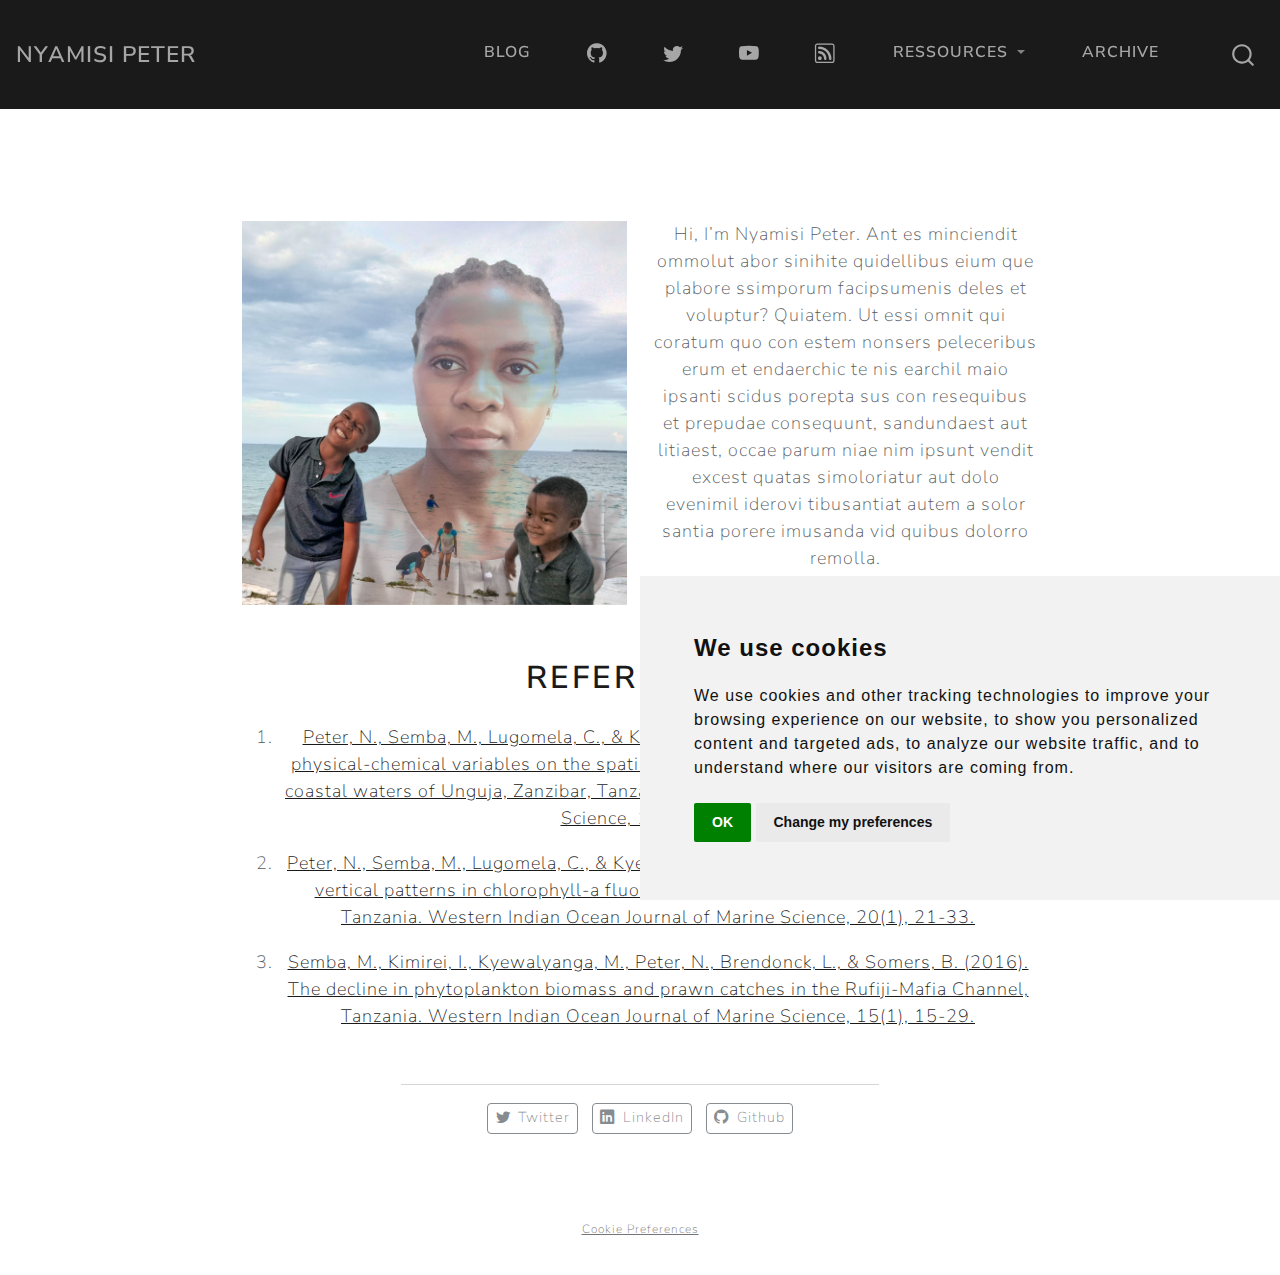
<file: _site/index.html>
<!DOCTYPE html>
<html xmlns="http://www.w3.org/1999/xhtml" lang="en" xml:lang="en"><head>

<meta charset="utf-8">
<meta name="generator" content="quarto-1.2.269">

<meta name="viewport" content="width=device-width, initial-scale=1.0, user-scalable=yes">


<title>Nyamisi Peter</title>
<style>
code{white-space: pre-wrap;}
span.smallcaps{font-variant: small-caps;}
div.columns{display: flex; gap: min(4vw, 1.5em);}
div.column{flex: auto; overflow-x: auto;}
div.hanging-indent{margin-left: 1.5em; text-indent: -1.5em;}
ul.task-list{list-style: none;}
ul.task-list li input[type="checkbox"] {
  width: 0.8em;
  margin: 0 0.8em 0.2em -1.6em;
  vertical-align: middle;
}
</style>


<script src="site_libs/quarto-nav/quarto-nav.js"></script>
<script src="site_libs/quarto-nav/headroom.min.js"></script>
<script src="site_libs/clipboard/clipboard.min.js"></script>
<script src="site_libs/quarto-search/autocomplete.umd.js"></script>
<script src="site_libs/quarto-search/fuse.min.js"></script>
<script src="site_libs/quarto-search/quarto-search.js"></script>
<meta name="quarto:offset" content="./">
<script src="site_libs/cookie-consent/cookie-consent.js"></script>
<link href="site_libs/cookie-consent/cookie-consent.css" rel="stylesheet">
<script src="site_libs/quarto-html/quarto.js"></script>
<script src="site_libs/quarto-html/popper.min.js"></script>
<script src="site_libs/quarto-html/tippy.umd.min.js"></script>
<link href="site_libs/quarto-html/tippy.css" rel="stylesheet">
<link href="site_libs/quarto-html/quarto-syntax-highlighting.css" rel="stylesheet" id="quarto-text-highlighting-styles">
<script src="site_libs/bootstrap/bootstrap.min.js"></script>
<link href="site_libs/bootstrap/bootstrap-icons.css" rel="stylesheet">
<link href="site_libs/bootstrap/bootstrap.min.css" rel="stylesheet" id="quarto-bootstrap" data-mode="light">
<script id="quarto-search-options" type="application/json">{
  "location": "navbar",
  "copy-button": false,
  "collapse-after": 3,
  "panel-placement": "end",
  "type": "overlay",
  "limit": 20,
  "language": {
    "search-no-results-text": "No results",
    "search-matching-documents-text": "matching documents",
    "search-copy-link-title": "Copy link to search",
    "search-hide-matches-text": "Hide additional matches",
    "search-more-match-text": "more match in this document",
    "search-more-matches-text": "more matches in this document",
    "search-clear-button-title": "Clear",
    "search-detached-cancel-button-title": "Cancel",
    "search-submit-button-title": "Submit"
  }
}</script>
<script async="" src="https://www.googletagmanager.com/gtag/js?id=14521548"></script>

<script type="text/plain" cookie-consent="tracking">

window.dataLayer = window.dataLayer || [];
function gtag(){dataLayer.push(arguments);}
gtag('js', new Date());
gtag('config', '14521548', { 'anonymize_ip': true});
</script>

<script type="text/javascript" charset="UTF-8">
document.addEventListener('DOMContentLoaded', function () {
cookieconsent.run({
  "notice_banner_type":"simple",
  "consent_type":"implied",
  "palette":"light",
  "language":"en",
  "page_load_consent_levels":["strictly-necessary","functionality","tracking","targeting"],
  "notice_banner_reject_button_hide":false,
  "preferences_center_close_button_hide":false,
  "website_name":""
  });
});
</script> 
  


<meta name="twitter:title" content="">
<meta name="twitter:image" content="https://nyamisi-peter.netlify.app/thumbnail_blog.png">
<meta name="twitter:creator" content="@rappa753">
<meta name="twitter:card" content="summary_large_image">
</head>

<body class="nav-fixed fullcontent">

<div id="quarto-search-results"></div>
  <header id="quarto-header" class="headroom fixed-top">
    <nav class="navbar navbar-expand-lg navbar-dark ">
      <div class="navbar-container container-fluid">
      <div class="navbar-brand-container">
    <a class="navbar-brand" href="./index.html">
    <span class="navbar-title">Nyamisi Peter</span>
    </a>
  </div>
          <button class="navbar-toggler" type="button" data-bs-toggle="collapse" data-bs-target="#navbarCollapse" aria-controls="navbarCollapse" aria-expanded="false" aria-label="Toggle navigation" onclick="if (window.quartoToggleHeadroom) { window.quartoToggleHeadroom(); }">
  <span class="navbar-toggler-icon"></span>
</button>
          <div class="collapse navbar-collapse" id="navbarCollapse">
            <ul class="navbar-nav navbar-nav-scroll ms-auto">
  <li class="nav-item">
    <a class="nav-link" href="./blog.html">
 <span class="menu-text">Blog</span></a>
  </li>  
  <li class="nav-item compact">
    <a class="nav-link" href="https://github.com/AlbertRapp"><i class="bi bi-github" role="img">
</i> 
 <span class="menu-text"></span></a>
  </li>  
  <li class="nav-item compact">
    <a class="nav-link" href="https://twitter.com/rappa753"><i class="bi bi-twitter" role="img">
</i> 
 <span class="menu-text"></span></a>
  </li>  
  <li class="nav-item compact">
    <a class="nav-link" href="https://www.youtube.com/user/Alfrodo123"><i class="bi bi-youtube" role="img">
</i> 
 <span class="menu-text"></span></a>
  </li>  
  <li class="nav-item compact">
    <a class="nav-link" href="./blog.xml"><i class="bi bi-rss" role="img">
</i> 
 <span class="menu-text"></span></a>
  </li>  
  <li class="nav-item dropdown ">
    <a class="nav-link dropdown-toggle" href="#" id="nav-menu-ressources" role="button" data-bs-toggle="dropdown" aria-expanded="false">
 <span class="menu-text">Ressources</span>
    </a>
    <ul class="dropdown-menu dropdown-menu-end" aria-labelledby="nav-menu-ressources">    
        <li>
    <a class="dropdown-item" href="./dataviz_portfolio.html">
 <span class="dropdown-text">DataViz Portfolio</span></a>
  </li>  
        <li>
    <a class="dropdown-item" href="https://yards.albert-rapp.de/">
 <span class="dropdown-text">YARDS</span></a>
  </li>  
        <li>
    <a class="dropdown-item" href="https://rweekly.org/">
 <span class="dropdown-text">R Weekly</span></a>
  </li>  
        <li>
    <a class="dropdown-item" href="https://www.r-bloggers.com/">
 <span class="dropdown-text">R Bloggers</span></a>
  </li>  
        <li>
    <a class="dropdown-item" href="https://semba.netlify.app/">
 <span class="dropdown-text">Semba-blog</span></a>
  </li>  
    </ul>
  </li>
  <li class="nav-item">
    <a class="nav-link" href="./archive.html">
 <span class="menu-text">Archive</span></a>
  </li>  
</ul>
              <div id="quarto-search" class="" title="Search"></div>
          </div> <!-- /navcollapse -->
      </div> <!-- /container-fluid -->
    </nav>
</header>
<!-- content -->
<div id="quarto-content" class="quarto-container page-columns page-rows-contents page-layout-article page-navbar">
<!-- sidebar -->
<!-- margin-sidebar -->
    
<!-- main -->
<div class="quarto-about-jolla">
 <main class="content" id="quarto-document-content">
<div class="grid">
<div class="g-col-12 g-col-md-6">
<p><img src="michi.jpg" class="img-fluid"></p>
</div>
<div class="g-col-12 g-col-md-6">
<p>Hi, I’m Nyamisi Peter. Ant es minciendit ommolut abor sinihite quidellibus eium que plabore ssimporum facipsumenis deles et voluptur? Quiatem. Ut essi omnit qui coratum quo con estem nonsers peleceribus erum et endaerchic te nis earchil maio ipsanti scidus porepta sus con resequibus et prepudae consequunt, sandundaest aut litiaest, occae parum niae nim ipsunt vendit excest quatas simoloriatur aut dolo evenimil iderovi tibusantiat autem a solor santia porere imusanda vid quibus dolorro remolla.</p>
</div>
</div>
<section id="references" class="level2">
<h2 data-anchor-id="references">References</h2>
<ol type="1">
<li><p><a href="https://www.ajol.info/index.php/wiojms/article/view/175825/">Peter, N., Semba, M., Lugomela, C., &amp; Kyewalyanga, M. S. (2018). The influence of physical-chemical variables on the spatial and seasonal variation of Chlorophyll-a in coastal waters of Unguja, Zanzibar, Tanzania. Western Indian Ocean Journal of Marine Science, 17(2), 25-34.</a></p></li>
<li><p><a href="https://www.ajol.info/index.php/wiojms/article/view/197123/">Peter, N., Semba, M., Lugomela, C., &amp; Kyewalyanga, M. (2021). Seasonal variability of vertical patterns in chlorophyll-a fluorescence in the coastal waters off Kimbiji, Tanzania. Western Indian Ocean Journal of Marine Science, 20(1), 21-33.</a></p></li>
<li><p><a href="https://www.ajol.info/index.php/wiojms/article/view/138510">Semba, M., Kimirei, I., Kyewalyanga, M., Peter, N., Brendonck, L., &amp; Somers, B. (2016). The decline in phytoplankton biomass and prawn catches in the Rufiji-Mafia Channel, Tanzania. Western Indian Ocean Journal of Marine Science, 15(1), 15-29.</a></p></li>
</ol>
<!-- 1. <a href="https://www.ajol.info/index.php/wiojms/article/view/175825/">name</a> -->
<!-- 1. <a href="https://www.ajol.info/index.php/wiojms/article/view/175825/">name</a> -->
<!-- 1. <a href="https://www.ajol.info/index.php/wiojms/article/view/175825/">name</a> -->
<!-- 1. <a href="https://www.ajol.info/index.php/wiojms/article/view/175825/">name</a> -->
<!-- 1. <a href="https://www.ajol.info/index.php/wiojms/article/view/175825/">name</a> -->


</section>
</main> 
  <hr class="about-sep">
   <div class="about-links">
  <a href="https://twitter.com" class="about-link">
    <i class="bi bi-twitter"></i>
     <span class="about-link-text">Twitter</span>
  </a>
  <a href="https://linkedin.com" class="about-link">
    <i class="bi bi-linkedin"></i>
     <span class="about-link-text">LinkedIn</span>
  </a>
  <a href="https://github.com" class="about-link">
    <i class="bi bi-github"></i>
     <span class="about-link-text">Github</span>
  </a>
</div>
</div>
 <!-- /main -->
<script id="quarto-html-after-body" type="application/javascript">
window.document.addEventListener("DOMContentLoaded", function (event) {
  const toggleBodyColorMode = (bsSheetEl) => {
    const mode = bsSheetEl.getAttribute("data-mode");
    const bodyEl = window.document.querySelector("body");
    if (mode === "dark") {
      bodyEl.classList.add("quarto-dark");
      bodyEl.classList.remove("quarto-light");
    } else {
      bodyEl.classList.add("quarto-light");
      bodyEl.classList.remove("quarto-dark");
    }
  }
  const toggleBodyColorPrimary = () => {
    const bsSheetEl = window.document.querySelector("link#quarto-bootstrap");
    if (bsSheetEl) {
      toggleBodyColorMode(bsSheetEl);
    }
  }
  toggleBodyColorPrimary();  
  const clipboard = new window.ClipboardJS('.code-copy-button', {
    target: function(trigger) {
      return trigger.previousElementSibling;
    }
  });
  clipboard.on('success', function(e) {
    // button target
    const button = e.trigger;
    // don't keep focus
    button.blur();
    // flash "checked"
    button.classList.add('code-copy-button-checked');
    var currentTitle = button.getAttribute("title");
    button.setAttribute("title", "Copied!");
    let tooltip;
    if (window.bootstrap) {
      button.setAttribute("data-bs-toggle", "tooltip");
      button.setAttribute("data-bs-placement", "left");
      button.setAttribute("data-bs-title", "Copied!");
      tooltip = new bootstrap.Tooltip(button, 
        { trigger: "manual", 
          customClass: "code-copy-button-tooltip",
          offset: [0, -8]});
      tooltip.show();    
    }
    setTimeout(function() {
      if (tooltip) {
        tooltip.hide();
        button.removeAttribute("data-bs-title");
        button.removeAttribute("data-bs-toggle");
        button.removeAttribute("data-bs-placement");
      }
      button.setAttribute("title", currentTitle);
      button.classList.remove('code-copy-button-checked');
    }, 1000);
    // clear code selection
    e.clearSelection();
  });
  function tippyHover(el, contentFn) {
    const config = {
      allowHTML: true,
      content: contentFn,
      maxWidth: 500,
      delay: 100,
      arrow: false,
      appendTo: function(el) {
          return el.parentElement;
      },
      interactive: true,
      interactiveBorder: 10,
      theme: 'quarto',
      placement: 'bottom-start'
    };
    window.tippy(el, config); 
  }
  const noterefs = window.document.querySelectorAll('a[role="doc-noteref"]');
  for (var i=0; i<noterefs.length; i++) {
    const ref = noterefs[i];
    tippyHover(ref, function() {
      // use id or data attribute instead here
      let href = ref.getAttribute('data-footnote-href') || ref.getAttribute('href');
      try { href = new URL(href).hash; } catch {}
      const id = href.replace(/^#\/?/, "");
      const note = window.document.getElementById(id);
      return note.innerHTML;
    });
  }
  const findCites = (el) => {
    const parentEl = el.parentElement;
    if (parentEl) {
      const cites = parentEl.dataset.cites;
      if (cites) {
        return {
          el,
          cites: cites.split(' ')
        };
      } else {
        return findCites(el.parentElement)
      }
    } else {
      return undefined;
    }
  };
  var bibliorefs = window.document.querySelectorAll('a[role="doc-biblioref"]');
  for (var i=0; i<bibliorefs.length; i++) {
    const ref = bibliorefs[i];
    const citeInfo = findCites(ref);
    if (citeInfo) {
      tippyHover(citeInfo.el, function() {
        var popup = window.document.createElement('div');
        citeInfo.cites.forEach(function(cite) {
          var citeDiv = window.document.createElement('div');
          citeDiv.classList.add('hanging-indent');
          citeDiv.classList.add('csl-entry');
          var biblioDiv = window.document.getElementById('ref-' + cite);
          if (biblioDiv) {
            citeDiv.innerHTML = biblioDiv.innerHTML;
          }
          popup.appendChild(citeDiv);
        });
        return popup.innerHTML;
      });
    }
  }
});
</script>
</div> <!-- /content -->
<footer class="footer">
  <div class="nav-footer">
      <div class="nav-footer-center"><div class="cookie-consent-footer"><a href="#" id="open_preferences_center">Cookie Preferences</a></div></div>
  </div>
</footer>



</body></html>
</file>
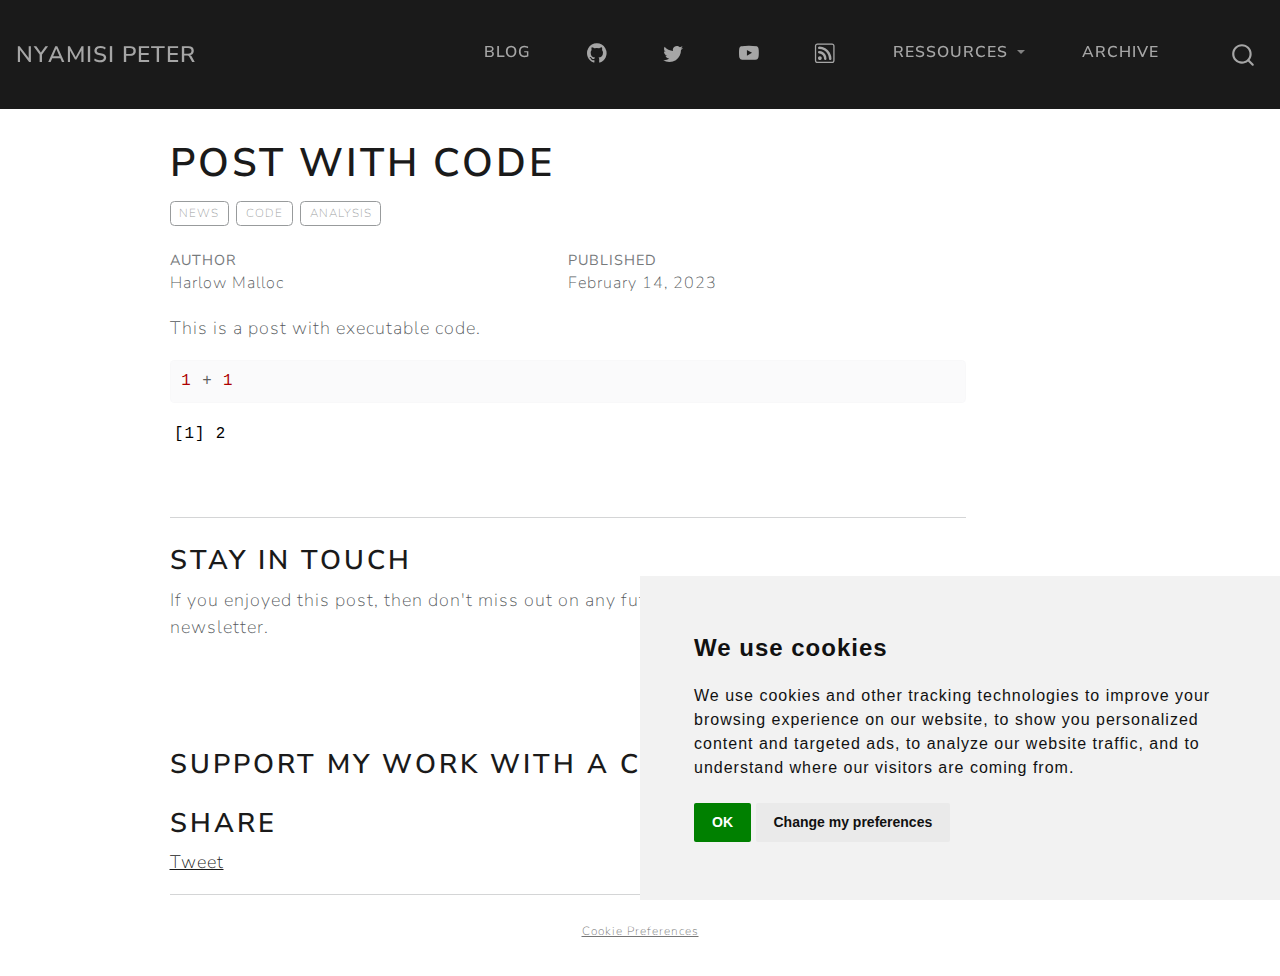
<file: _site/posts/post-with-code/index.html>
<!DOCTYPE html>
<html xmlns="http://www.w3.org/1999/xhtml" lang="en" xml:lang="en"><head>

<meta charset="utf-8">
<meta name="generator" content="quarto-1.2.269">

<meta name="viewport" content="width=device-width, initial-scale=1.0, user-scalable=yes">

<meta name="author" content="Harlow Malloc">
<meta name="dcterms.date" content="2023-02-14">

<title>Nyamisi Peter - Post With Code</title>
<style>
code{white-space: pre-wrap;}
span.smallcaps{font-variant: small-caps;}
div.columns{display: flex; gap: min(4vw, 1.5em);}
div.column{flex: auto; overflow-x: auto;}
div.hanging-indent{margin-left: 1.5em; text-indent: -1.5em;}
ul.task-list{list-style: none;}
ul.task-list li input[type="checkbox"] {
  width: 0.8em;
  margin: 0 0.8em 0.2em -1.6em;
  vertical-align: middle;
}
pre > code.sourceCode { white-space: pre; position: relative; }
pre > code.sourceCode > span { display: inline-block; line-height: 1.25; }
pre > code.sourceCode > span:empty { height: 1.2em; }
.sourceCode { overflow: visible; }
code.sourceCode > span { color: inherit; text-decoration: inherit; }
div.sourceCode { margin: 1em 0; }
pre.sourceCode { margin: 0; }
@media screen {
div.sourceCode { overflow: auto; }
}
@media print {
pre > code.sourceCode { white-space: pre-wrap; }
pre > code.sourceCode > span { text-indent: -5em; padding-left: 5em; }
}
pre.numberSource code
  { counter-reset: source-line 0; }
pre.numberSource code > span
  { position: relative; left: -4em; counter-increment: source-line; }
pre.numberSource code > span > a:first-child::before
  { content: counter(source-line);
    position: relative; left: -1em; text-align: right; vertical-align: baseline;
    border: none; display: inline-block;
    -webkit-touch-callout: none; -webkit-user-select: none;
    -khtml-user-select: none; -moz-user-select: none;
    -ms-user-select: none; user-select: none;
    padding: 0 4px; width: 4em;
    color: #aaaaaa;
  }
pre.numberSource { margin-left: 3em; border-left: 1px solid #aaaaaa;  padding-left: 4px; }
div.sourceCode
  {   }
@media screen {
pre > code.sourceCode > span > a:first-child::before { text-decoration: underline; }
}
code span.al { color: #ff0000; font-weight: bold; } /* Alert */
code span.an { color: #60a0b0; font-weight: bold; font-style: italic; } /* Annotation */
code span.at { color: #7d9029; } /* Attribute */
code span.bn { color: #40a070; } /* BaseN */
code span.bu { color: #008000; } /* BuiltIn */
code span.cf { color: #007020; font-weight: bold; } /* ControlFlow */
code span.ch { color: #4070a0; } /* Char */
code span.cn { color: #880000; } /* Constant */
code span.co { color: #60a0b0; font-style: italic; } /* Comment */
code span.cv { color: #60a0b0; font-weight: bold; font-style: italic; } /* CommentVar */
code span.do { color: #ba2121; font-style: italic; } /* Documentation */
code span.dt { color: #902000; } /* DataType */
code span.dv { color: #40a070; } /* DecVal */
code span.er { color: #ff0000; font-weight: bold; } /* Error */
code span.ex { } /* Extension */
code span.fl { color: #40a070; } /* Float */
code span.fu { color: #06287e; } /* Function */
code span.im { color: #008000; font-weight: bold; } /* Import */
code span.in { color: #60a0b0; font-weight: bold; font-style: italic; } /* Information */
code span.kw { color: #007020; font-weight: bold; } /* Keyword */
code span.op { color: #666666; } /* Operator */
code span.ot { color: #007020; } /* Other */
code span.pp { color: #bc7a00; } /* Preprocessor */
code span.sc { color: #4070a0; } /* SpecialChar */
code span.ss { color: #bb6688; } /* SpecialString */
code span.st { color: #4070a0; } /* String */
code span.va { color: #19177c; } /* Variable */
code span.vs { color: #4070a0; } /* VerbatimString */
code span.wa { color: #60a0b0; font-weight: bold; font-style: italic; } /* Warning */
</style>


<script src="../../site_libs/quarto-nav/quarto-nav.js"></script>
<script src="../../site_libs/quarto-nav/headroom.min.js"></script>
<script src="../../site_libs/clipboard/clipboard.min.js"></script>
<script src="../../site_libs/quarto-search/autocomplete.umd.js"></script>
<script src="../../site_libs/quarto-search/fuse.min.js"></script>
<script src="../../site_libs/quarto-search/quarto-search.js"></script>
<meta name="quarto:offset" content="../../">
<script src="../../site_libs/cookie-consent/cookie-consent.js"></script>
<link href="../../site_libs/cookie-consent/cookie-consent.css" rel="stylesheet">
<script src="../../site_libs/quarto-html/quarto.js"></script>
<script src="../../site_libs/quarto-html/popper.min.js"></script>
<script src="../../site_libs/quarto-html/tippy.umd.min.js"></script>
<script src="../../site_libs/quarto-html/anchor.min.js"></script>
<link href="../../site_libs/quarto-html/tippy.css" rel="stylesheet">
<link href="../../site_libs/quarto-html/quarto-syntax-highlighting.css" rel="stylesheet" id="quarto-text-highlighting-styles">
<script src="../../site_libs/bootstrap/bootstrap.min.js"></script>
<link href="../../site_libs/bootstrap/bootstrap-icons.css" rel="stylesheet">
<link href="../../site_libs/bootstrap/bootstrap.min.css" rel="stylesheet" id="quarto-bootstrap" data-mode="light">
<script id="quarto-search-options" type="application/json">{
  "location": "navbar",
  "copy-button": false,
  "collapse-after": 3,
  "panel-placement": "end",
  "type": "overlay",
  "limit": 20,
  "language": {
    "search-no-results-text": "No results",
    "search-matching-documents-text": "matching documents",
    "search-copy-link-title": "Copy link to search",
    "search-hide-matches-text": "Hide additional matches",
    "search-more-match-text": "more match in this document",
    "search-more-matches-text": "more matches in this document",
    "search-clear-button-title": "Clear",
    "search-detached-cancel-button-title": "Cancel",
    "search-submit-button-title": "Submit"
  }
}</script>
<script async="" src="https://www.googletagmanager.com/gtag/js?id=14521548"></script>

<script type="text/plain" cookie-consent="tracking">

window.dataLayer = window.dataLayer || [];
function gtag(){dataLayer.push(arguments);}
gtag('js', new Date());
gtag('config', '14521548', { 'anonymize_ip': true});
</script>

<script type="text/javascript" charset="UTF-8">
document.addEventListener('DOMContentLoaded', function () {
cookieconsent.run({
  "notice_banner_type":"simple",
  "consent_type":"implied",
  "palette":"light",
  "language":"en",
  "page_load_consent_levels":["strictly-necessary","functionality","tracking","targeting"],
  "notice_banner_reject_button_hide":false,
  "preferences_center_close_button_hide":false,
  "website_name":""
  });
});
</script> 
  


<meta name="twitter:title" content="Nyamisi Peter - Post With Code">
<meta name="twitter:description" content="This is a post with executable code.">
<meta name="twitter:image" content="https://nyamisi-peter.netlify.app/posts\post-with-code\thumbnail_blog.png">
<meta name="twitter:creator" content="@rappa753">
<meta name="twitter:card" content="summary_large_image">
</head>

<body class="nav-fixed">

<div id="quarto-search-results"></div>
  <header id="quarto-header" class="headroom fixed-top">
    <nav class="navbar navbar-expand-lg navbar-dark ">
      <div class="navbar-container container-fluid">
      <div class="navbar-brand-container">
    <a class="navbar-brand" href="../../index.html">
    <span class="navbar-title">Nyamisi Peter</span>
    </a>
  </div>
          <button class="navbar-toggler" type="button" data-bs-toggle="collapse" data-bs-target="#navbarCollapse" aria-controls="navbarCollapse" aria-expanded="false" aria-label="Toggle navigation" onclick="if (window.quartoToggleHeadroom) { window.quartoToggleHeadroom(); }">
  <span class="navbar-toggler-icon"></span>
</button>
          <div class="collapse navbar-collapse" id="navbarCollapse">
            <ul class="navbar-nav navbar-nav-scroll ms-auto">
  <li class="nav-item">
    <a class="nav-link" href="../../blog.html">
 <span class="menu-text">Blog</span></a>
  </li>  
  <li class="nav-item compact">
    <a class="nav-link" href="https://github.com/AlbertRapp"><i class="bi bi-github" role="img">
</i> 
 <span class="menu-text"></span></a>
  </li>  
  <li class="nav-item compact">
    <a class="nav-link" href="https://twitter.com/rappa753"><i class="bi bi-twitter" role="img">
</i> 
 <span class="menu-text"></span></a>
  </li>  
  <li class="nav-item compact">
    <a class="nav-link" href="https://www.youtube.com/user/Alfrodo123"><i class="bi bi-youtube" role="img">
</i> 
 <span class="menu-text"></span></a>
  </li>  
  <li class="nav-item compact">
    <a class="nav-link" href="../../blog.xml"><i class="bi bi-rss" role="img">
</i> 
 <span class="menu-text"></span></a>
  </li>  
  <li class="nav-item dropdown ">
    <a class="nav-link dropdown-toggle" href="#" id="nav-menu-ressources" role="button" data-bs-toggle="dropdown" aria-expanded="false">
 <span class="menu-text">Ressources</span>
    </a>
    <ul class="dropdown-menu dropdown-menu-end" aria-labelledby="nav-menu-ressources">    
        <li>
    <a class="dropdown-item" href="../../dataviz_portfolio.html">
 <span class="dropdown-text">DataViz Portfolio</span></a>
  </li>  
        <li>
    <a class="dropdown-item" href="https://yards.albert-rapp.de/">
 <span class="dropdown-text">YARDS</span></a>
  </li>  
        <li>
    <a class="dropdown-item" href="https://rweekly.org/">
 <span class="dropdown-text">R Weekly</span></a>
  </li>  
        <li>
    <a class="dropdown-item" href="https://www.r-bloggers.com/">
 <span class="dropdown-text">R Bloggers</span></a>
  </li>  
        <li>
    <a class="dropdown-item" href="https://semba.netlify.app/">
 <span class="dropdown-text">Semba-blog</span></a>
  </li>  
    </ul>
  </li>
  <li class="nav-item">
    <a class="nav-link" href="../../archive.html">
 <span class="menu-text">Archive</span></a>
  </li>  
</ul>
              <div id="quarto-search" class="" title="Search"></div>
          </div> <!-- /navcollapse -->
      </div> <!-- /container-fluid -->
    </nav>
</header>
<!-- content -->
<div id="quarto-content" class="quarto-container page-columns page-rows-contents page-layout-article page-navbar">
<!-- sidebar -->
<!-- margin-sidebar -->
    <div id="quarto-margin-sidebar" class="sidebar margin-sidebar">
        
    </div>
<!-- main -->
<main class="content" id="quarto-document-content">

<header id="title-block-header" class="quarto-title-block default">
<div class="quarto-title">
<h1 class="title">Post With Code</h1>
  <div class="quarto-categories">
    <div class="quarto-category">news</div>
    <div class="quarto-category">code</div>
    <div class="quarto-category">analysis</div>
  </div>
  </div>



<div class="quarto-title-meta">

    <div>
    <div class="quarto-title-meta-heading">Author</div>
    <div class="quarto-title-meta-contents">
             <p>Harlow Malloc </p>
          </div>
  </div>
    
    <div>
    <div class="quarto-title-meta-heading">Published</div>
    <div class="quarto-title-meta-contents">
      <p class="date">February 14, 2023</p>
    </div>
  </div>
  
    
  </div>
  

</header>

<p>This is a post with executable code.</p>
<div class="cell">
<div class="sourceCode cell-code" id="cb1"><pre class="sourceCode r code-with-copy"><code class="sourceCode r"><span id="cb1-1"><a href="#cb1-1" aria-hidden="true" tabindex="-1"></a><span class="dv">1</span> <span class="sc">+</span> <span class="dv">1</span></span></code><button title="Copy to Clipboard" class="code-copy-button"><i class="bi"></i></button></pre></div>
<div class="cell-output cell-output-stdout">
<pre><code>[1] 2</code></pre>
</div>
</div>



</main> <!-- /main -->
<div>
<hr>

<h3> Stay in touch </h3>

<p> If you enjoyed this post, then don't miss out on any future posts by subscribing to my email newsletter. </p>

<iframe id="beehiiv-form" src="https://embeds.beehiiv.com/9232d2a2-6e85-4beb-b8ed-1de94e9e4f01?slim=true" data-test-id="beehiiv-embed" frameborder="0" scrolling="no" style="margin: 0; border-radius: 0px !important; background-color: transparent; height: 55px;"></iframe>


<h3> Support my work with a coffee </h3>

<script type="text/javascript" src="https://cdnjs.buymeacoffee.com/1.0.0/button.prod.min.js" data-name="bmc-button" data-slug="rappa753" data-color="#06436e" data-emoji="☕" data-font="Lato" data-text="Support me" data-outline-color="#ffffff" data-font-color="#ffffff" data-coffee-color="#FFDD00" data-height="40px"></script>

<h3> Share </h3>

<a href="https://twitter.com/share?ref_src=twsrc%5Etfw" class="twitter-share-button" data-size="large" data-hashtags="#rstats" data-show-count="false">Tweet</a><script async="" src="https://platform.twitter.com/widgets.js" charset="utf-8"></script>

<hr>
</div>
<script id="quarto-html-after-body" type="application/javascript">
window.document.addEventListener("DOMContentLoaded", function (event) {
  const toggleBodyColorMode = (bsSheetEl) => {
    const mode = bsSheetEl.getAttribute("data-mode");
    const bodyEl = window.document.querySelector("body");
    if (mode === "dark") {
      bodyEl.classList.add("quarto-dark");
      bodyEl.classList.remove("quarto-light");
    } else {
      bodyEl.classList.add("quarto-light");
      bodyEl.classList.remove("quarto-dark");
    }
  }
  const toggleBodyColorPrimary = () => {
    const bsSheetEl = window.document.querySelector("link#quarto-bootstrap");
    if (bsSheetEl) {
      toggleBodyColorMode(bsSheetEl);
    }
  }
  toggleBodyColorPrimary();  
  const icon = "";
  const anchorJS = new window.AnchorJS();
  anchorJS.options = {
    placement: 'right',
    icon: icon
  };
  anchorJS.add('.anchored');
  const clipboard = new window.ClipboardJS('.code-copy-button', {
    target: function(trigger) {
      return trigger.previousElementSibling;
    }
  });
  clipboard.on('success', function(e) {
    // button target
    const button = e.trigger;
    // don't keep focus
    button.blur();
    // flash "checked"
    button.classList.add('code-copy-button-checked');
    var currentTitle = button.getAttribute("title");
    button.setAttribute("title", "Copied!");
    let tooltip;
    if (window.bootstrap) {
      button.setAttribute("data-bs-toggle", "tooltip");
      button.setAttribute("data-bs-placement", "left");
      button.setAttribute("data-bs-title", "Copied!");
      tooltip = new bootstrap.Tooltip(button, 
        { trigger: "manual", 
          customClass: "code-copy-button-tooltip",
          offset: [0, -8]});
      tooltip.show();    
    }
    setTimeout(function() {
      if (tooltip) {
        tooltip.hide();
        button.removeAttribute("data-bs-title");
        button.removeAttribute("data-bs-toggle");
        button.removeAttribute("data-bs-placement");
      }
      button.setAttribute("title", currentTitle);
      button.classList.remove('code-copy-button-checked');
    }, 1000);
    // clear code selection
    e.clearSelection();
  });
  function tippyHover(el, contentFn) {
    const config = {
      allowHTML: true,
      content: contentFn,
      maxWidth: 500,
      delay: 100,
      arrow: false,
      appendTo: function(el) {
          return el.parentElement;
      },
      interactive: true,
      interactiveBorder: 10,
      theme: 'quarto',
      placement: 'bottom-start'
    };
    window.tippy(el, config); 
  }
  const noterefs = window.document.querySelectorAll('a[role="doc-noteref"]');
  for (var i=0; i<noterefs.length; i++) {
    const ref = noterefs[i];
    tippyHover(ref, function() {
      // use id or data attribute instead here
      let href = ref.getAttribute('data-footnote-href') || ref.getAttribute('href');
      try { href = new URL(href).hash; } catch {}
      const id = href.replace(/^#\/?/, "");
      const note = window.document.getElementById(id);
      return note.innerHTML;
    });
  }
  const findCites = (el) => {
    const parentEl = el.parentElement;
    if (parentEl) {
      const cites = parentEl.dataset.cites;
      if (cites) {
        return {
          el,
          cites: cites.split(' ')
        };
      } else {
        return findCites(el.parentElement)
      }
    } else {
      return undefined;
    }
  };
  var bibliorefs = window.document.querySelectorAll('a[role="doc-biblioref"]');
  for (var i=0; i<bibliorefs.length; i++) {
    const ref = bibliorefs[i];
    const citeInfo = findCites(ref);
    if (citeInfo) {
      tippyHover(citeInfo.el, function() {
        var popup = window.document.createElement('div');
        citeInfo.cites.forEach(function(cite) {
          var citeDiv = window.document.createElement('div');
          citeDiv.classList.add('hanging-indent');
          citeDiv.classList.add('csl-entry');
          var biblioDiv = window.document.getElementById('ref-' + cite);
          if (biblioDiv) {
            citeDiv.innerHTML = biblioDiv.innerHTML;
          }
          popup.appendChild(citeDiv);
        });
        return popup.innerHTML;
      });
    }
  }
});
</script>
</div> <!-- /content -->
<footer class="footer">
  <div class="nav-footer">
      <div class="nav-footer-center"><div class="cookie-consent-footer"><a href="#" id="open_preferences_center">Cookie Preferences</a></div></div>
  </div>
</footer>



</body></html>
</file>
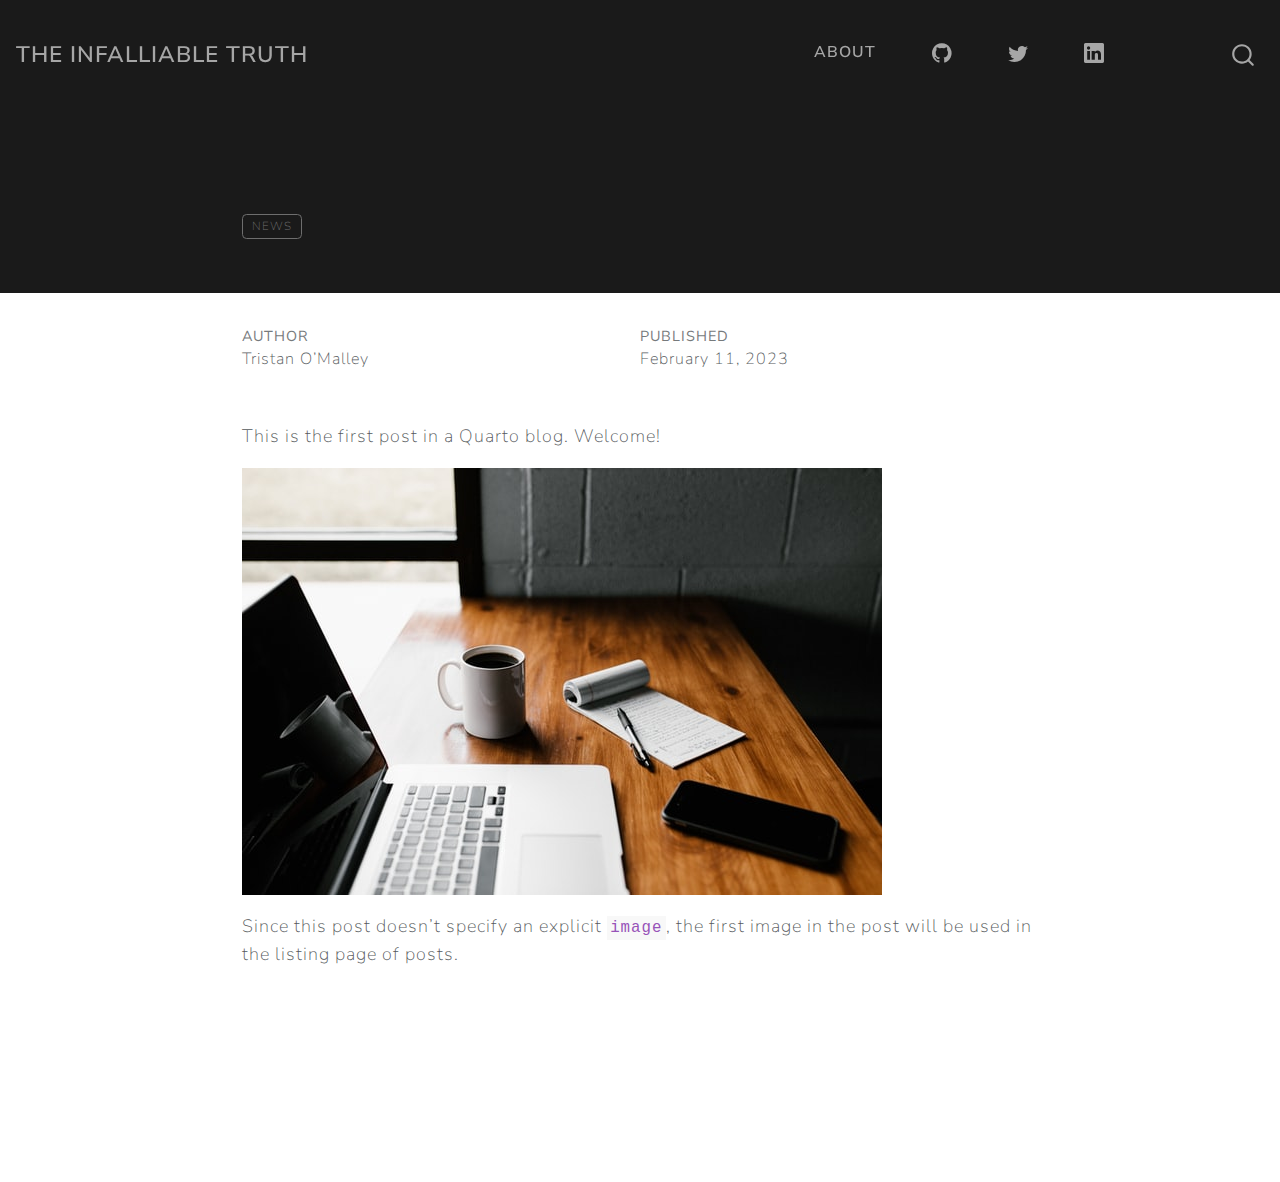
<file: _site/posts/welcome/index.html>
<!DOCTYPE html>
<html xmlns="http://www.w3.org/1999/xhtml" lang="en" xml:lang="en"><head>

<meta charset="utf-8">
<meta name="generator" content="quarto-1.2.269">

<meta name="viewport" content="width=device-width, initial-scale=1.0, user-scalable=yes">

<meta name="author" content="Tristan O’Malley">
<meta name="dcterms.date" content="2023-02-11">

<title>The Infalliable Truth - Welcome To My Blog</title>
<style>
code{white-space: pre-wrap;}
span.smallcaps{font-variant: small-caps;}
div.columns{display: flex; gap: min(4vw, 1.5em);}
div.column{flex: auto; overflow-x: auto;}
div.hanging-indent{margin-left: 1.5em; text-indent: -1.5em;}
ul.task-list{list-style: none;}
ul.task-list li input[type="checkbox"] {
  width: 0.8em;
  margin: 0 0.8em 0.2em -1.6em;
  vertical-align: middle;
}
</style>


<script src="../../site_libs/quarto-nav/quarto-nav.js"></script>
<script src="../../site_libs/quarto-nav/headroom.min.js"></script>
<script src="../../site_libs/clipboard/clipboard.min.js"></script>
<script src="../../site_libs/quarto-search/autocomplete.umd.js"></script>
<script src="../../site_libs/quarto-search/fuse.min.js"></script>
<script src="../../site_libs/quarto-search/quarto-search.js"></script>
<meta name="quarto:offset" content="../../">
<script src="../../site_libs/quarto-html/quarto.js"></script>
<script src="../../site_libs/quarto-html/popper.min.js"></script>
<script src="../../site_libs/quarto-html/tippy.umd.min.js"></script>
<script src="../../site_libs/quarto-html/anchor.min.js"></script>
<link href="../../site_libs/quarto-html/tippy.css" rel="stylesheet">
<link href="../../site_libs/quarto-html/quarto-syntax-highlighting.css" rel="stylesheet" id="quarto-text-highlighting-styles">
<script src="../../site_libs/bootstrap/bootstrap.min.js"></script>
<link href="../../site_libs/bootstrap/bootstrap-icons.css" rel="stylesheet">
<link href="../../site_libs/bootstrap/bootstrap.min.css" rel="stylesheet" id="quarto-bootstrap" data-mode="light">
<script id="quarto-search-options" type="application/json">{
  "location": "navbar",
  "copy-button": false,
  "collapse-after": 3,
  "panel-placement": "end",
  "type": "overlay",
  "limit": 20,
  "language": {
    "search-no-results-text": "No results",
    "search-matching-documents-text": "matching documents",
    "search-copy-link-title": "Copy link to search",
    "search-hide-matches-text": "Hide additional matches",
    "search-more-match-text": "more match in this document",
    "search-more-matches-text": "more matches in this document",
    "search-clear-button-title": "Clear",
    "search-detached-cancel-button-title": "Cancel",
    "search-submit-button-title": "Submit"
  }
}</script>


<link rel="stylesheet" href="../../styles.css">
</head>

<body class="nav-fixed fullcontent">

<div id="quarto-search-results"></div>
  <header id="quarto-header" class="headroom fixed-top">
    <nav class="navbar navbar-expand-lg navbar-dark ">
      <div class="navbar-container container-fluid">
      <div class="navbar-brand-container">
    <a class="navbar-brand" href="../../index.html">
    <span class="navbar-title">The Infalliable Truth</span>
    </a>
  </div>
          <button class="navbar-toggler" type="button" data-bs-toggle="collapse" data-bs-target="#navbarCollapse" aria-controls="navbarCollapse" aria-expanded="false" aria-label="Toggle navigation" onclick="if (window.quartoToggleHeadroom) { window.quartoToggleHeadroom(); }">
  <span class="navbar-toggler-icon"></span>
</button>
          <div class="collapse navbar-collapse" id="navbarCollapse">
            <ul class="navbar-nav navbar-nav-scroll ms-auto">
  <li class="nav-item">
    <a class="nav-link" href="../../about.html">
 <span class="menu-text">About</span></a>
  </li>  
  <li class="nav-item compact">
    <a class="nav-link" href="https://github.com/nyamisi/"><i class="bi bi-github" role="img">
</i> 
 <span class="menu-text"></span></a>
  </li>  
  <li class="nav-item compact">
    <a class="nav-link" href="https://twitter.com"><i class="bi bi-twitter" role="img">
</i> 
 <span class="menu-text"></span></a>
  </li>  
  <li class="nav-item compact">
    <a class="nav-link" href="https://linkedin.com"><i class="bi bi-linkedin" role="img">
</i> 
 <span class="menu-text"></span></a>
  </li>  
  <li class="nav-item compact">
    <a class="nav-link" href="../../nyamisip@gmail.com"><i class="bi bi-email" role="img">
</i> 
 <span class="menu-text"></span></a>
  </li>  
</ul>
              <div id="quarto-search" class="" title="Search"></div>
          </div> <!-- /navcollapse -->
      </div> <!-- /container-fluid -->
    </nav>
</header>
<!-- content -->
<header id="title-block-header" class="quarto-title-block default page-columns page-full">
  <div class="quarto-title-banner page-columns page-full">
    <div class="quarto-title column-body">
      <h1 class="title">Welcome To My Blog</h1>
                                <div class="quarto-categories">
                <div class="quarto-category">news</div>
              </div>
                  </div>
  </div>
    
  
  <div class="quarto-title-meta">

      <div>
      <div class="quarto-title-meta-heading">Author</div>
      <div class="quarto-title-meta-contents">
               <p>Tristan O’Malley </p>
            </div>
    </div>
      
      <div>
      <div class="quarto-title-meta-heading">Published</div>
      <div class="quarto-title-meta-contents">
        <p class="date">February 11, 2023</p>
      </div>
    </div>
    
      
    </div>
    
  
  </header><div id="quarto-content" class="quarto-container page-columns page-rows-contents page-layout-article page-navbar">
<!-- sidebar -->
<!-- margin-sidebar -->
    
<!-- main -->
<main class="content quarto-banner-title-block" id="quarto-document-content">




<p>This is the first post in a Quarto blog. Welcome!</p>
<p><img src="thumbnail.jpg" class="img-fluid"></p>
<p>Since this post doesn’t specify an explicit <code>image</code>, the first image in the post will be used in the listing page of posts.</p>



</main> <!-- /main -->
<script id="quarto-html-after-body" type="application/javascript">
window.document.addEventListener("DOMContentLoaded", function (event) {
  const toggleBodyColorMode = (bsSheetEl) => {
    const mode = bsSheetEl.getAttribute("data-mode");
    const bodyEl = window.document.querySelector("body");
    if (mode === "dark") {
      bodyEl.classList.add("quarto-dark");
      bodyEl.classList.remove("quarto-light");
    } else {
      bodyEl.classList.add("quarto-light");
      bodyEl.classList.remove("quarto-dark");
    }
  }
  const toggleBodyColorPrimary = () => {
    const bsSheetEl = window.document.querySelector("link#quarto-bootstrap");
    if (bsSheetEl) {
      toggleBodyColorMode(bsSheetEl);
    }
  }
  toggleBodyColorPrimary();  
  const icon = "";
  const anchorJS = new window.AnchorJS();
  anchorJS.options = {
    placement: 'right',
    icon: icon
  };
  anchorJS.add('.anchored');
  const clipboard = new window.ClipboardJS('.code-copy-button', {
    target: function(trigger) {
      return trigger.previousElementSibling;
    }
  });
  clipboard.on('success', function(e) {
    // button target
    const button = e.trigger;
    // don't keep focus
    button.blur();
    // flash "checked"
    button.classList.add('code-copy-button-checked');
    var currentTitle = button.getAttribute("title");
    button.setAttribute("title", "Copied!");
    let tooltip;
    if (window.bootstrap) {
      button.setAttribute("data-bs-toggle", "tooltip");
      button.setAttribute("data-bs-placement", "left");
      button.setAttribute("data-bs-title", "Copied!");
      tooltip = new bootstrap.Tooltip(button, 
        { trigger: "manual", 
          customClass: "code-copy-button-tooltip",
          offset: [0, -8]});
      tooltip.show();    
    }
    setTimeout(function() {
      if (tooltip) {
        tooltip.hide();
        button.removeAttribute("data-bs-title");
        button.removeAttribute("data-bs-toggle");
        button.removeAttribute("data-bs-placement");
      }
      button.setAttribute("title", currentTitle);
      button.classList.remove('code-copy-button-checked');
    }, 1000);
    // clear code selection
    e.clearSelection();
  });
  function tippyHover(el, contentFn) {
    const config = {
      allowHTML: true,
      content: contentFn,
      maxWidth: 500,
      delay: 100,
      arrow: false,
      appendTo: function(el) {
          return el.parentElement;
      },
      interactive: true,
      interactiveBorder: 10,
      theme: 'quarto',
      placement: 'bottom-start'
    };
    window.tippy(el, config); 
  }
  const noterefs = window.document.querySelectorAll('a[role="doc-noteref"]');
  for (var i=0; i<noterefs.length; i++) {
    const ref = noterefs[i];
    tippyHover(ref, function() {
      // use id or data attribute instead here
      let href = ref.getAttribute('data-footnote-href') || ref.getAttribute('href');
      try { href = new URL(href).hash; } catch {}
      const id = href.replace(/^#\/?/, "");
      const note = window.document.getElementById(id);
      return note.innerHTML;
    });
  }
  const findCites = (el) => {
    const parentEl = el.parentElement;
    if (parentEl) {
      const cites = parentEl.dataset.cites;
      if (cites) {
        return {
          el,
          cites: cites.split(' ')
        };
      } else {
        return findCites(el.parentElement)
      }
    } else {
      return undefined;
    }
  };
  var bibliorefs = window.document.querySelectorAll('a[role="doc-biblioref"]');
  for (var i=0; i<bibliorefs.length; i++) {
    const ref = bibliorefs[i];
    const citeInfo = findCites(ref);
    if (citeInfo) {
      tippyHover(citeInfo.el, function() {
        var popup = window.document.createElement('div');
        citeInfo.cites.forEach(function(cite) {
          var citeDiv = window.document.createElement('div');
          citeDiv.classList.add('hanging-indent');
          citeDiv.classList.add('csl-entry');
          var biblioDiv = window.document.getElementById('ref-' + cite);
          if (biblioDiv) {
            citeDiv.innerHTML = biblioDiv.innerHTML;
          }
          popup.appendChild(citeDiv);
        });
        return popup.innerHTML;
      });
    }
  }
});
</script>
</div> <!-- /content -->



</body></html>
</file>
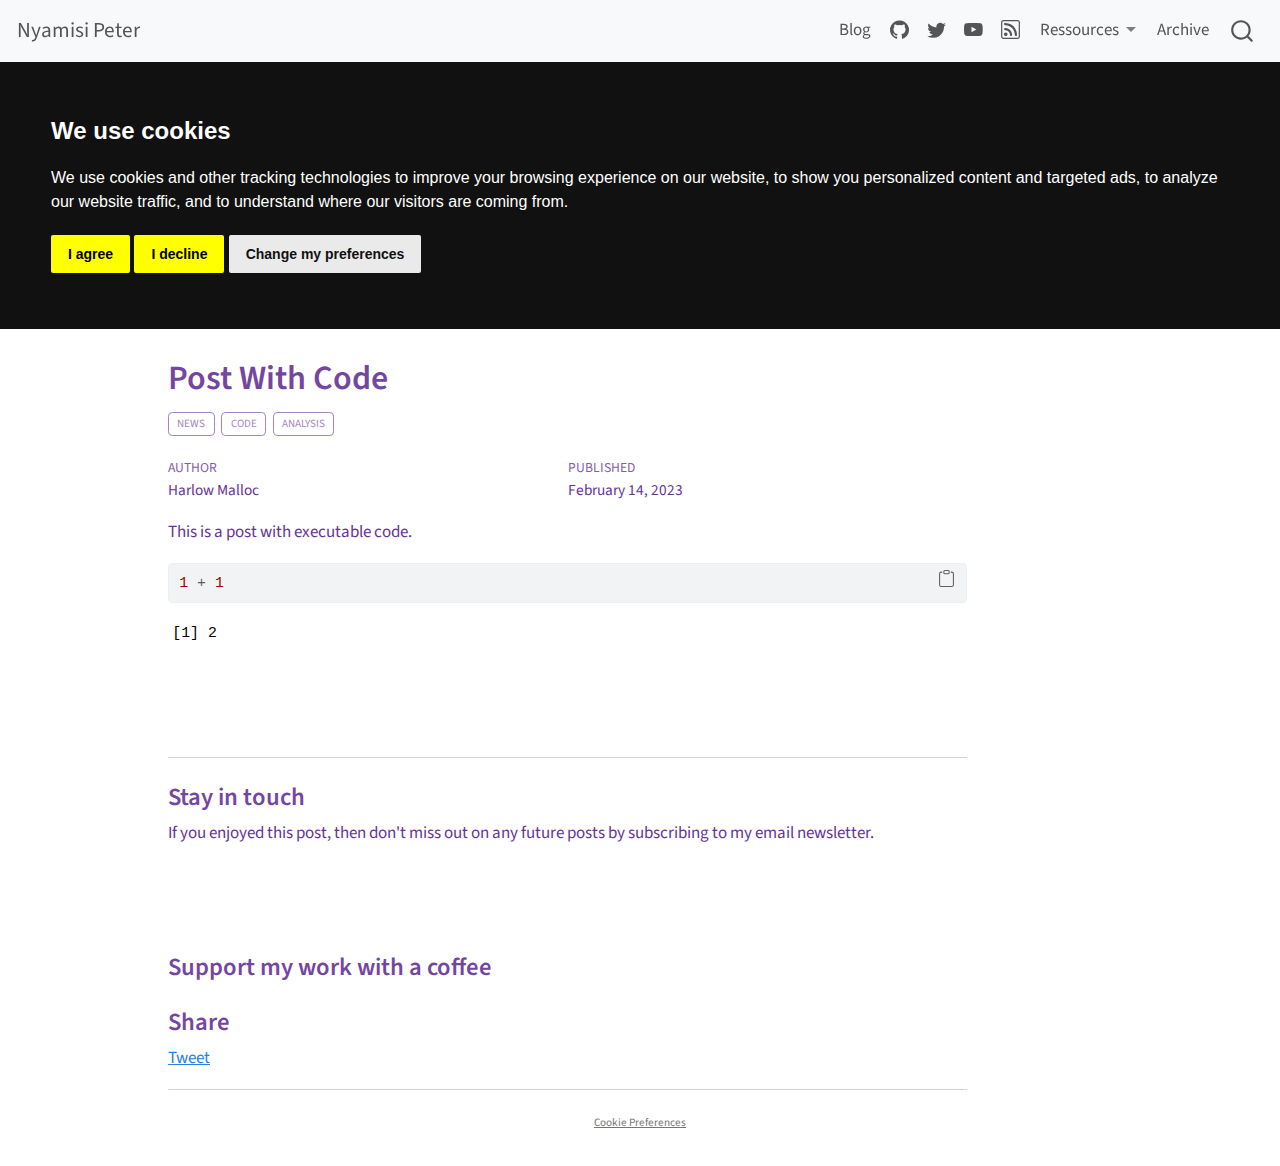
<file: docs/posts/post-with-code/index.html>
<!DOCTYPE html>
<html xmlns="http://www.w3.org/1999/xhtml" lang="en" xml:lang="en"><head>

<meta charset="utf-8">
<meta name="generator" content="quarto-1.2.269">

<meta name="viewport" content="width=device-width, initial-scale=1.0, user-scalable=yes">

<meta name="author" content="Harlow Malloc">
<meta name="dcterms.date" content="2023-02-14">

<title>Nyamisi Peter - Post With Code</title>
<style>
code{white-space: pre-wrap;}
span.smallcaps{font-variant: small-caps;}
div.columns{display: flex; gap: min(4vw, 1.5em);}
div.column{flex: auto; overflow-x: auto;}
div.hanging-indent{margin-left: 1.5em; text-indent: -1.5em;}
ul.task-list{list-style: none;}
ul.task-list li input[type="checkbox"] {
  width: 0.8em;
  margin: 0 0.8em 0.2em -1.6em;
  vertical-align: middle;
}
pre > code.sourceCode { white-space: pre; position: relative; }
pre > code.sourceCode > span { display: inline-block; line-height: 1.25; }
pre > code.sourceCode > span:empty { height: 1.2em; }
.sourceCode { overflow: visible; }
code.sourceCode > span { color: inherit; text-decoration: inherit; }
div.sourceCode { margin: 1em 0; }
pre.sourceCode { margin: 0; }
@media screen {
div.sourceCode { overflow: auto; }
}
@media print {
pre > code.sourceCode { white-space: pre-wrap; }
pre > code.sourceCode > span { text-indent: -5em; padding-left: 5em; }
}
pre.numberSource code
  { counter-reset: source-line 0; }
pre.numberSource code > span
  { position: relative; left: -4em; counter-increment: source-line; }
pre.numberSource code > span > a:first-child::before
  { content: counter(source-line);
    position: relative; left: -1em; text-align: right; vertical-align: baseline;
    border: none; display: inline-block;
    -webkit-touch-callout: none; -webkit-user-select: none;
    -khtml-user-select: none; -moz-user-select: none;
    -ms-user-select: none; user-select: none;
    padding: 0 4px; width: 4em;
    color: #aaaaaa;
  }
pre.numberSource { margin-left: 3em; border-left: 1px solid #aaaaaa;  padding-left: 4px; }
div.sourceCode
  {   }
@media screen {
pre > code.sourceCode > span > a:first-child::before { text-decoration: underline; }
}
code span.al { color: #ff0000; font-weight: bold; } /* Alert */
code span.an { color: #60a0b0; font-weight: bold; font-style: italic; } /* Annotation */
code span.at { color: #7d9029; } /* Attribute */
code span.bn { color: #40a070; } /* BaseN */
code span.bu { color: #008000; } /* BuiltIn */
code span.cf { color: #007020; font-weight: bold; } /* ControlFlow */
code span.ch { color: #4070a0; } /* Char */
code span.cn { color: #880000; } /* Constant */
code span.co { color: #60a0b0; font-style: italic; } /* Comment */
code span.cv { color: #60a0b0; font-weight: bold; font-style: italic; } /* CommentVar */
code span.do { color: #ba2121; font-style: italic; } /* Documentation */
code span.dt { color: #902000; } /* DataType */
code span.dv { color: #40a070; } /* DecVal */
code span.er { color: #ff0000; font-weight: bold; } /* Error */
code span.ex { } /* Extension */
code span.fl { color: #40a070; } /* Float */
code span.fu { color: #06287e; } /* Function */
code span.im { color: #008000; font-weight: bold; } /* Import */
code span.in { color: #60a0b0; font-weight: bold; font-style: italic; } /* Information */
code span.kw { color: #007020; font-weight: bold; } /* Keyword */
code span.op { color: #666666; } /* Operator */
code span.ot { color: #007020; } /* Other */
code span.pp { color: #bc7a00; } /* Preprocessor */
code span.sc { color: #4070a0; } /* SpecialChar */
code span.ss { color: #bb6688; } /* SpecialString */
code span.st { color: #4070a0; } /* String */
code span.va { color: #19177c; } /* Variable */
code span.vs { color: #4070a0; } /* VerbatimString */
code span.wa { color: #60a0b0; font-weight: bold; font-style: italic; } /* Warning */
</style>


<script src="../../site_libs/quarto-nav/quarto-nav.js"></script>
<script src="../../site_libs/quarto-nav/headroom.min.js"></script>
<script src="../../site_libs/clipboard/clipboard.min.js"></script>
<script src="../../site_libs/quarto-search/autocomplete.umd.js"></script>
<script src="../../site_libs/quarto-search/fuse.min.js"></script>
<script src="../../site_libs/quarto-search/quarto-search.js"></script>
<meta name="quarto:offset" content="../../">
<script src="../../site_libs/cookie-consent/cookie-consent.js"></script>
<link href="../../site_libs/cookie-consent/cookie-consent.css" rel="stylesheet">
<script src="../../site_libs/quarto-html/quarto.js"></script>
<script src="../../site_libs/quarto-html/popper.min.js"></script>
<script src="../../site_libs/quarto-html/tippy.umd.min.js"></script>
<script src="../../site_libs/quarto-html/anchor.min.js"></script>
<link href="../../site_libs/quarto-html/tippy.css" rel="stylesheet">
<link href="../../site_libs/quarto-html/quarto-syntax-highlighting.css" rel="stylesheet" id="quarto-text-highlighting-styles">
<script src="../../site_libs/bootstrap/bootstrap.min.js"></script>
<link href="../../site_libs/bootstrap/bootstrap-icons.css" rel="stylesheet">
<link href="../../site_libs/bootstrap/bootstrap.min.css" rel="stylesheet" id="quarto-bootstrap" data-mode="light">
<script id="quarto-search-options" type="application/json">{
  "location": "navbar",
  "copy-button": false,
  "collapse-after": 3,
  "panel-placement": "end",
  "type": "overlay",
  "limit": 20,
  "language": {
    "search-no-results-text": "No results",
    "search-matching-documents-text": "matching documents",
    "search-copy-link-title": "Copy link to search",
    "search-hide-matches-text": "Hide additional matches",
    "search-more-match-text": "more match in this document",
    "search-more-matches-text": "more matches in this document",
    "search-clear-button-title": "Clear",
    "search-detached-cancel-button-title": "Cancel",
    "search-submit-button-title": "Submit"
  }
}</script>
<script async="" src="https://www.googletagmanager.com/gtag/js?id=14521548"></script>

<script type="text/plain" cookie-consent="tracking">

window.dataLayer = window.dataLayer || [];
function gtag(){dataLayer.push(arguments);}
gtag('js', new Date());
gtag('config', '14521548', { 'anonymize_ip': true});
</script>

<script type="text/javascript" charset="UTF-8">
document.addEventListener('DOMContentLoaded', function () {
cookieconsent.run({
  "notice_banner_type":"headline",
  "consent_type":"express",
  "palette":"dark",
  "language":"en",
  "page_load_consent_levels":["strictly-necessary"],
  "notice_banner_reject_button_hide":false,
  "preferences_center_close_button_hide":false,
  "website_name":""
  });
});
</script> 
  


<meta name="twitter:title" content="Nyamisi Peter - Post With Code">
<meta name="twitter:description" content="This is a post with executable code.">
<meta name="twitter:image" content="https://nyamisi-peter.netlify.app/posts\post-with-code\thumbnail_blog.png">
<meta name="twitter:creator" content="@rappa753">
<meta name="twitter:card" content="summary_large_image">
</head>

<body class="nav-fixed">

<div id="quarto-search-results"></div>
  <header id="quarto-header" class="headroom fixed-top">
    <nav class="navbar navbar-expand-lg navbar-dark ">
      <div class="navbar-container container-fluid">
      <div class="navbar-brand-container">
    <a class="navbar-brand" href="../../index.html">
    <span class="navbar-title">Nyamisi Peter</span>
    </a>
  </div>
          <button class="navbar-toggler" type="button" data-bs-toggle="collapse" data-bs-target="#navbarCollapse" aria-controls="navbarCollapse" aria-expanded="false" aria-label="Toggle navigation" onclick="if (window.quartoToggleHeadroom) { window.quartoToggleHeadroom(); }">
  <span class="navbar-toggler-icon"></span>
</button>
          <div class="collapse navbar-collapse" id="navbarCollapse">
            <ul class="navbar-nav navbar-nav-scroll ms-auto">
  <li class="nav-item">
    <a class="nav-link" href="../../blog.html">
 <span class="menu-text">Blog</span></a>
  </li>  
  <li class="nav-item compact">
    <a class="nav-link" href="https://github.com/AlbertRapp"><i class="bi bi-github" role="img">
</i> 
 <span class="menu-text"></span></a>
  </li>  
  <li class="nav-item compact">
    <a class="nav-link" href="https://twitter.com/rappa753"><i class="bi bi-twitter" role="img">
</i> 
 <span class="menu-text"></span></a>
  </li>  
  <li class="nav-item compact">
    <a class="nav-link" href="https://www.youtube.com/user/Alfrodo123"><i class="bi bi-youtube" role="img">
</i> 
 <span class="menu-text"></span></a>
  </li>  
  <li class="nav-item compact">
    <a class="nav-link" href="../../blog.xml"><i class="bi bi-rss" role="img">
</i> 
 <span class="menu-text"></span></a>
  </li>  
  <li class="nav-item dropdown ">
    <a class="nav-link dropdown-toggle" href="#" id="nav-menu-ressources" role="button" data-bs-toggle="dropdown" aria-expanded="false">
 <span class="menu-text">Ressources</span>
    </a>
    <ul class="dropdown-menu dropdown-menu-end" aria-labelledby="nav-menu-ressources">    
        <li>
    <a class="dropdown-item" href="../../dataviz_portfolio.html">
 <span class="dropdown-text">DataViz Portfolio</span></a>
  </li>  
        <li>
    <a class="dropdown-item" href="https://yards.albert-rapp.de/">
 <span class="dropdown-text">YARDS</span></a>
  </li>  
        <li>
    <a class="dropdown-item" href="https://rweekly.org/">
 <span class="dropdown-text">R Weekly</span></a>
  </li>  
        <li>
    <a class="dropdown-item" href="https://www.r-bloggers.com/">
 <span class="dropdown-text">R Bloggers</span></a>
  </li>  
        <li>
    <a class="dropdown-item" href="https://semba.netlify.app/">
 <span class="dropdown-text">Semba-blog</span></a>
  </li>  
    </ul>
  </li>
  <li class="nav-item">
    <a class="nav-link" href="../../archive.html">
 <span class="menu-text">Archive</span></a>
  </li>  
</ul>
              <div id="quarto-search" class="" title="Search"></div>
          </div> <!-- /navcollapse -->
      </div> <!-- /container-fluid -->
    </nav>
</header>
<!-- content -->
<div id="quarto-content" class="quarto-container page-columns page-rows-contents page-layout-article page-navbar">
<!-- sidebar -->
<!-- margin-sidebar -->
    <div id="quarto-margin-sidebar" class="sidebar margin-sidebar">
        
    </div>
<!-- main -->
<main class="content" id="quarto-document-content">

<header id="title-block-header" class="quarto-title-block default">
<div class="quarto-title">
<h1 class="title">Post With Code</h1>
  <div class="quarto-categories">
    <div class="quarto-category">news</div>
    <div class="quarto-category">code</div>
    <div class="quarto-category">analysis</div>
  </div>
  </div>



<div class="quarto-title-meta">

    <div>
    <div class="quarto-title-meta-heading">Author</div>
    <div class="quarto-title-meta-contents">
             <p>Harlow Malloc </p>
          </div>
  </div>
    
    <div>
    <div class="quarto-title-meta-heading">Published</div>
    <div class="quarto-title-meta-contents">
      <p class="date">February 14, 2023</p>
    </div>
  </div>
  
    
  </div>
  

</header>

<p>This is a post with executable code.</p>
<div class="cell">
<div class="sourceCode cell-code" id="cb1"><pre class="sourceCode r code-with-copy"><code class="sourceCode r"><span id="cb1-1"><a href="#cb1-1" aria-hidden="true" tabindex="-1"></a><span class="dv">1</span> <span class="sc">+</span> <span class="dv">1</span></span></code><button title="Copy to Clipboard" class="code-copy-button"><i class="bi"></i></button></pre></div>
<div class="cell-output cell-output-stdout">
<pre><code>[1] 2</code></pre>
</div>
</div>



</main> <!-- /main -->
<div>
<hr>

<h3> Stay in touch </h3>

<p> If you enjoyed this post, then don't miss out on any future posts by subscribing to my email newsletter. </p>

<iframe id="beehiiv-form" src="https://embeds.beehiiv.com/9232d2a2-6e85-4beb-b8ed-1de94e9e4f01?slim=true" data-test-id="beehiiv-embed" frameborder="0" scrolling="no" style="margin: 0; border-radius: 0px !important; background-color: transparent; height: 55px;"></iframe>


<h3> Support my work with a coffee </h3>

<script type="text/javascript" src="https://cdnjs.buymeacoffee.com/1.0.0/button.prod.min.js" data-name="bmc-button" data-slug="rappa753" data-color="#06436e" data-emoji="☕" data-font="Lato" data-text="Support me" data-outline-color="#ffffff" data-font-color="#ffffff" data-coffee-color="#FFDD00" data-height="40px"></script>

<h3> Share </h3>

<a href="https://twitter.com/share?ref_src=twsrc%5Etfw" class="twitter-share-button" data-size="large" data-hashtags="#rstats" data-show-count="false">Tweet</a><script async="" src="https://platform.twitter.com/widgets.js" charset="utf-8"></script>

<hr>
</div>
<script id="quarto-html-after-body" type="application/javascript">
window.document.addEventListener("DOMContentLoaded", function (event) {
  const toggleBodyColorMode = (bsSheetEl) => {
    const mode = bsSheetEl.getAttribute("data-mode");
    const bodyEl = window.document.querySelector("body");
    if (mode === "dark") {
      bodyEl.classList.add("quarto-dark");
      bodyEl.classList.remove("quarto-light");
    } else {
      bodyEl.classList.add("quarto-light");
      bodyEl.classList.remove("quarto-dark");
    }
  }
  const toggleBodyColorPrimary = () => {
    const bsSheetEl = window.document.querySelector("link#quarto-bootstrap");
    if (bsSheetEl) {
      toggleBodyColorMode(bsSheetEl);
    }
  }
  toggleBodyColorPrimary();  
  const icon = "";
  const anchorJS = new window.AnchorJS();
  anchorJS.options = {
    placement: 'right',
    icon: icon
  };
  anchorJS.add('.anchored');
  const clipboard = new window.ClipboardJS('.code-copy-button', {
    target: function(trigger) {
      return trigger.previousElementSibling;
    }
  });
  clipboard.on('success', function(e) {
    // button target
    const button = e.trigger;
    // don't keep focus
    button.blur();
    // flash "checked"
    button.classList.add('code-copy-button-checked');
    var currentTitle = button.getAttribute("title");
    button.setAttribute("title", "Copied!");
    let tooltip;
    if (window.bootstrap) {
      button.setAttribute("data-bs-toggle", "tooltip");
      button.setAttribute("data-bs-placement", "left");
      button.setAttribute("data-bs-title", "Copied!");
      tooltip = new bootstrap.Tooltip(button, 
        { trigger: "manual", 
          customClass: "code-copy-button-tooltip",
          offset: [0, -8]});
      tooltip.show();    
    }
    setTimeout(function() {
      if (tooltip) {
        tooltip.hide();
        button.removeAttribute("data-bs-title");
        button.removeAttribute("data-bs-toggle");
        button.removeAttribute("data-bs-placement");
      }
      button.setAttribute("title", currentTitle);
      button.classList.remove('code-copy-button-checked');
    }, 1000);
    // clear code selection
    e.clearSelection();
  });
  function tippyHover(el, contentFn) {
    const config = {
      allowHTML: true,
      content: contentFn,
      maxWidth: 500,
      delay: 100,
      arrow: false,
      appendTo: function(el) {
          return el.parentElement;
      },
      interactive: true,
      interactiveBorder: 10,
      theme: 'quarto',
      placement: 'bottom-start'
    };
    window.tippy(el, config); 
  }
  const noterefs = window.document.querySelectorAll('a[role="doc-noteref"]');
  for (var i=0; i<noterefs.length; i++) {
    const ref = noterefs[i];
    tippyHover(ref, function() {
      // use id or data attribute instead here
      let href = ref.getAttribute('data-footnote-href') || ref.getAttribute('href');
      try { href = new URL(href).hash; } catch {}
      const id = href.replace(/^#\/?/, "");
      const note = window.document.getElementById(id);
      return note.innerHTML;
    });
  }
  const findCites = (el) => {
    const parentEl = el.parentElement;
    if (parentEl) {
      const cites = parentEl.dataset.cites;
      if (cites) {
        return {
          el,
          cites: cites.split(' ')
        };
      } else {
        return findCites(el.parentElement)
      }
    } else {
      return undefined;
    }
  };
  var bibliorefs = window.document.querySelectorAll('a[role="doc-biblioref"]');
  for (var i=0; i<bibliorefs.length; i++) {
    const ref = bibliorefs[i];
    const citeInfo = findCites(ref);
    if (citeInfo) {
      tippyHover(citeInfo.el, function() {
        var popup = window.document.createElement('div');
        citeInfo.cites.forEach(function(cite) {
          var citeDiv = window.document.createElement('div');
          citeDiv.classList.add('hanging-indent');
          citeDiv.classList.add('csl-entry');
          var biblioDiv = window.document.getElementById('ref-' + cite);
          if (biblioDiv) {
            citeDiv.innerHTML = biblioDiv.innerHTML;
          }
          popup.appendChild(citeDiv);
        });
        return popup.innerHTML;
      });
    }
  }
});
</script>
</div> <!-- /content -->
<footer class="footer">
  <div class="nav-footer">
      <div class="nav-footer-center"><div class="cookie-consent-footer"><a href="#" id="open_preferences_center">Cookie Preferences</a></div></div>
  </div>
</footer>



</body></html>
</file>
<file: _site/site_libs/cookie-consent/cookie-consent.css>
div.cookie-consent-footer {
  font-size: 0.8em;
  text-decoration: none;
}
</file>
<file: _site/site_libs/quarto-html/tippy.css>
.tippy-box[data-animation=fade][data-state=hidden]{opacity:0}[data-tippy-root]{max-width:calc(100vw - 10px)}.tippy-box{position:relative;background-color:#333;color:#fff;border-radius:4px;font-size:14px;line-height:1.4;white-space:normal;outline:0;transition-property:transform,visibility,opacity}.tippy-box[data-placement^=top]>.tippy-arrow{bottom:0}.tippy-box[data-placement^=top]>.tippy-arrow:before{bottom:-7px;left:0;border-width:8px 8px 0;border-top-color:initial;transform-origin:center top}.tippy-box[data-placement^=bottom]>.tippy-arrow{top:0}.tippy-box[data-placement^=bottom]>.tippy-arrow:before{top:-7px;left:0;border-width:0 8px 8px;border-bottom-color:initial;transform-origin:center bottom}.tippy-box[data-placement^=left]>.tippy-arrow{right:0}.tippy-box[data-placement^=left]>.tippy-arrow:before{border-width:8px 0 8px 8px;border-left-color:initial;right:-7px;transform-origin:center left}.tippy-box[data-placement^=right]>.tippy-arrow{left:0}.tippy-box[data-placement^=right]>.tippy-arrow:before{left:-7px;border-width:8px 8px 8px 0;border-right-color:initial;transform-origin:center right}.tippy-box[data-inertia][data-state=visible]{transition-timing-function:cubic-bezier(.54,1.5,.38,1.11)}.tippy-arrow{width:16px;height:16px;color:#333}.tippy-arrow:before{content:"";position:absolute;border-color:transparent;border-style:solid}.tippy-content{position:relative;padding:5px 9px;z-index:1}
</file>
<file: _site/site_libs/quarto-html/quarto-syntax-highlighting.css>
/* quarto syntax highlight colors */
:root {
  --quarto-hl-ot-color: #003B4F;
  --quarto-hl-at-color: #657422;
  --quarto-hl-ss-color: #20794D;
  --quarto-hl-an-color: #5E5E5E;
  --quarto-hl-fu-color: #4758AB;
  --quarto-hl-st-color: #20794D;
  --quarto-hl-cf-color: #003B4F;
  --quarto-hl-op-color: #5E5E5E;
  --quarto-hl-er-color: #AD0000;
  --quarto-hl-bn-color: #AD0000;
  --quarto-hl-al-color: #AD0000;
  --quarto-hl-va-color: #111111;
  --quarto-hl-bu-color: inherit;
  --quarto-hl-ex-color: inherit;
  --quarto-hl-pp-color: #AD0000;
  --quarto-hl-in-color: #5E5E5E;
  --quarto-hl-vs-color: #20794D;
  --quarto-hl-wa-color: #5E5E5E;
  --quarto-hl-do-color: #5E5E5E;
  --quarto-hl-im-color: #00769E;
  --quarto-hl-ch-color: #20794D;
  --quarto-hl-dt-color: #AD0000;
  --quarto-hl-fl-color: #AD0000;
  --quarto-hl-co-color: #5E5E5E;
  --quarto-hl-cv-color: #5E5E5E;
  --quarto-hl-cn-color: #8f5902;
  --quarto-hl-sc-color: #5E5E5E;
  --quarto-hl-dv-color: #AD0000;
  --quarto-hl-kw-color: #003B4F;
}

/* other quarto variables */
:root {
  --quarto-font-monospace: SFMono-Regular, Menlo, Monaco, Consolas, "Liberation Mono", "Courier New", monospace;
}

pre > code.sourceCode > span {
  color: #003B4F;
}

code span {
  color: #003B4F;
}

code.sourceCode > span {
  color: #003B4F;
}

div.sourceCode,
div.sourceCode pre.sourceCode {
  color: #003B4F;
}

code span.ot {
  color: #003B4F;
}

code span.at {
  color: #657422;
}

code span.ss {
  color: #20794D;
}

code span.an {
  color: #5E5E5E;
}

code span.fu {
  color: #4758AB;
}

code span.st {
  color: #20794D;
}

code span.cf {
  color: #003B4F;
}

code span.op {
  color: #5E5E5E;
}

code span.er {
  color: #AD0000;
}

code span.bn {
  color: #AD0000;
}

code span.al {
  color: #AD0000;
}

code span.va {
  color: #111111;
}

code span.pp {
  color: #AD0000;
}

code span.in {
  color: #5E5E5E;
}

code span.vs {
  color: #20794D;
}

code span.wa {
  color: #5E5E5E;
  font-style: italic;
}

code span.do {
  color: #5E5E5E;
  font-style: italic;
}

code span.im {
  color: #00769E;
}

code span.ch {
  color: #20794D;
}

code span.dt {
  color: #AD0000;
}

code span.fl {
  color: #AD0000;
}

code span.co {
  color: #5E5E5E;
}

code span.cv {
  color: #5E5E5E;
  font-style: italic;
}

code span.cn {
  color: #8f5902;
}

code span.sc {
  color: #5E5E5E;
}

code span.dv {
  color: #AD0000;
}

code span.kw {
  color: #003B4F;
}

.prevent-inlining {
  content: "</";
}

/*# sourceMappingURL=debc5d5d77c3f9108843748ff7464032.css.map */
</file>
<file: _site/styles.css>
/* css styles */
</file>
<file: docs/site_libs/cookie-consent/cookie-consent.css>
div.cookie-consent-footer {
  font-size: 0.8em;
  text-decoration: none;
}
</file>
<file: docs/site_libs/quarto-html/tippy.css>
.tippy-box[data-animation=fade][data-state=hidden]{opacity:0}[data-tippy-root]{max-width:calc(100vw - 10px)}.tippy-box{position:relative;background-color:#333;color:#fff;border-radius:4px;font-size:14px;line-height:1.4;white-space:normal;outline:0;transition-property:transform,visibility,opacity}.tippy-box[data-placement^=top]>.tippy-arrow{bottom:0}.tippy-box[data-placement^=top]>.tippy-arrow:before{bottom:-7px;left:0;border-width:8px 8px 0;border-top-color:initial;transform-origin:center top}.tippy-box[data-placement^=bottom]>.tippy-arrow{top:0}.tippy-box[data-placement^=bottom]>.tippy-arrow:before{top:-7px;left:0;border-width:0 8px 8px;border-bottom-color:initial;transform-origin:center bottom}.tippy-box[data-placement^=left]>.tippy-arrow{right:0}.tippy-box[data-placement^=left]>.tippy-arrow:before{border-width:8px 0 8px 8px;border-left-color:initial;right:-7px;transform-origin:center left}.tippy-box[data-placement^=right]>.tippy-arrow{left:0}.tippy-box[data-placement^=right]>.tippy-arrow:before{left:-7px;border-width:8px 8px 8px 0;border-right-color:initial;transform-origin:center right}.tippy-box[data-inertia][data-state=visible]{transition-timing-function:cubic-bezier(.54,1.5,.38,1.11)}.tippy-arrow{width:16px;height:16px;color:#333}.tippy-arrow:before{content:"";position:absolute;border-color:transparent;border-style:solid}.tippy-content{position:relative;padding:5px 9px;z-index:1}
</file>
<file: docs/site_libs/quarto-html/quarto-syntax-highlighting.css>
/* quarto syntax highlight colors */
:root {
  --quarto-hl-ot-color: #003B4F;
  --quarto-hl-at-color: #657422;
  --quarto-hl-ss-color: #20794D;
  --quarto-hl-an-color: #5E5E5E;
  --quarto-hl-fu-color: #4758AB;
  --quarto-hl-st-color: #20794D;
  --quarto-hl-cf-color: #003B4F;
  --quarto-hl-op-color: #5E5E5E;
  --quarto-hl-er-color: #AD0000;
  --quarto-hl-bn-color: #AD0000;
  --quarto-hl-al-color: #AD0000;
  --quarto-hl-va-color: #111111;
  --quarto-hl-bu-color: inherit;
  --quarto-hl-ex-color: inherit;
  --quarto-hl-pp-color: #AD0000;
  --quarto-hl-in-color: #5E5E5E;
  --quarto-hl-vs-color: #20794D;
  --quarto-hl-wa-color: #5E5E5E;
  --quarto-hl-do-color: #5E5E5E;
  --quarto-hl-im-color: #00769E;
  --quarto-hl-ch-color: #20794D;
  --quarto-hl-dt-color: #AD0000;
  --quarto-hl-fl-color: #AD0000;
  --quarto-hl-co-color: #5E5E5E;
  --quarto-hl-cv-color: #5E5E5E;
  --quarto-hl-cn-color: #8f5902;
  --quarto-hl-sc-color: #5E5E5E;
  --quarto-hl-dv-color: #AD0000;
  --quarto-hl-kw-color: #003B4F;
}

/* other quarto variables */
:root {
  --quarto-font-monospace: SFMono-Regular, Menlo, Monaco, Consolas, "Liberation Mono", "Courier New", monospace;
}

pre > code.sourceCode > span {
  color: #003B4F;
}

code span {
  color: #003B4F;
}

code.sourceCode > span {
  color: #003B4F;
}

div.sourceCode,
div.sourceCode pre.sourceCode {
  color: #003B4F;
}

code span.ot {
  color: #003B4F;
  font-style: inherit;
}

code span.at {
  color: #657422;
  font-style: inherit;
}

code span.ss {
  color: #20794D;
  font-style: inherit;
}

code span.an {
  color: #5E5E5E;
  font-style: inherit;
}

code span.fu {
  color: #4758AB;
  font-style: inherit;
}

code span.st {
  color: #20794D;
  font-style: inherit;
}

code span.cf {
  color: #003B4F;
  font-style: inherit;
}

code span.op {
  color: #5E5E5E;
  font-style: inherit;
}

code span.er {
  color: #AD0000;
  font-style: inherit;
}

code span.bn {
  color: #AD0000;
  font-style: inherit;
}

code span.al {
  color: #AD0000;
  font-style: inherit;
}

code span.va {
  color: #111111;
  font-style: inherit;
}

code span.bu {
  font-style: inherit;
}

code span.ex {
  font-style: inherit;
}

code span.pp {
  color: #AD0000;
  font-style: inherit;
}

code span.in {
  color: #5E5E5E;
  font-style: inherit;
}

code span.vs {
  color: #20794D;
  font-style: inherit;
}

code span.wa {
  color: #5E5E5E;
  font-style: italic;
}

code span.do {
  color: #5E5E5E;
  font-style: italic;
}

code span.im {
  color: #00769E;
  font-style: inherit;
}

code span.ch {
  color: #20794D;
  font-style: inherit;
}

code span.dt {
  color: #AD0000;
  font-style: inherit;
}

code span.fl {
  color: #AD0000;
  font-style: inherit;
}

code span.co {
  color: #5E5E5E;
  font-style: inherit;
}

code span.cv {
  color: #5E5E5E;
  font-style: italic;
}

code span.cn {
  color: #8f5902;
  font-style: inherit;
}

code span.sc {
  color: #5E5E5E;
  font-style: inherit;
}

code span.dv {
  color: #AD0000;
  font-style: inherit;
}

code span.kw {
  color: #003B4F;
  font-style: inherit;
}

.prevent-inlining {
  content: "</";
}

/*# sourceMappingURL=debc5d5d77c3f9108843748ff7464032.css.map */
</file>
